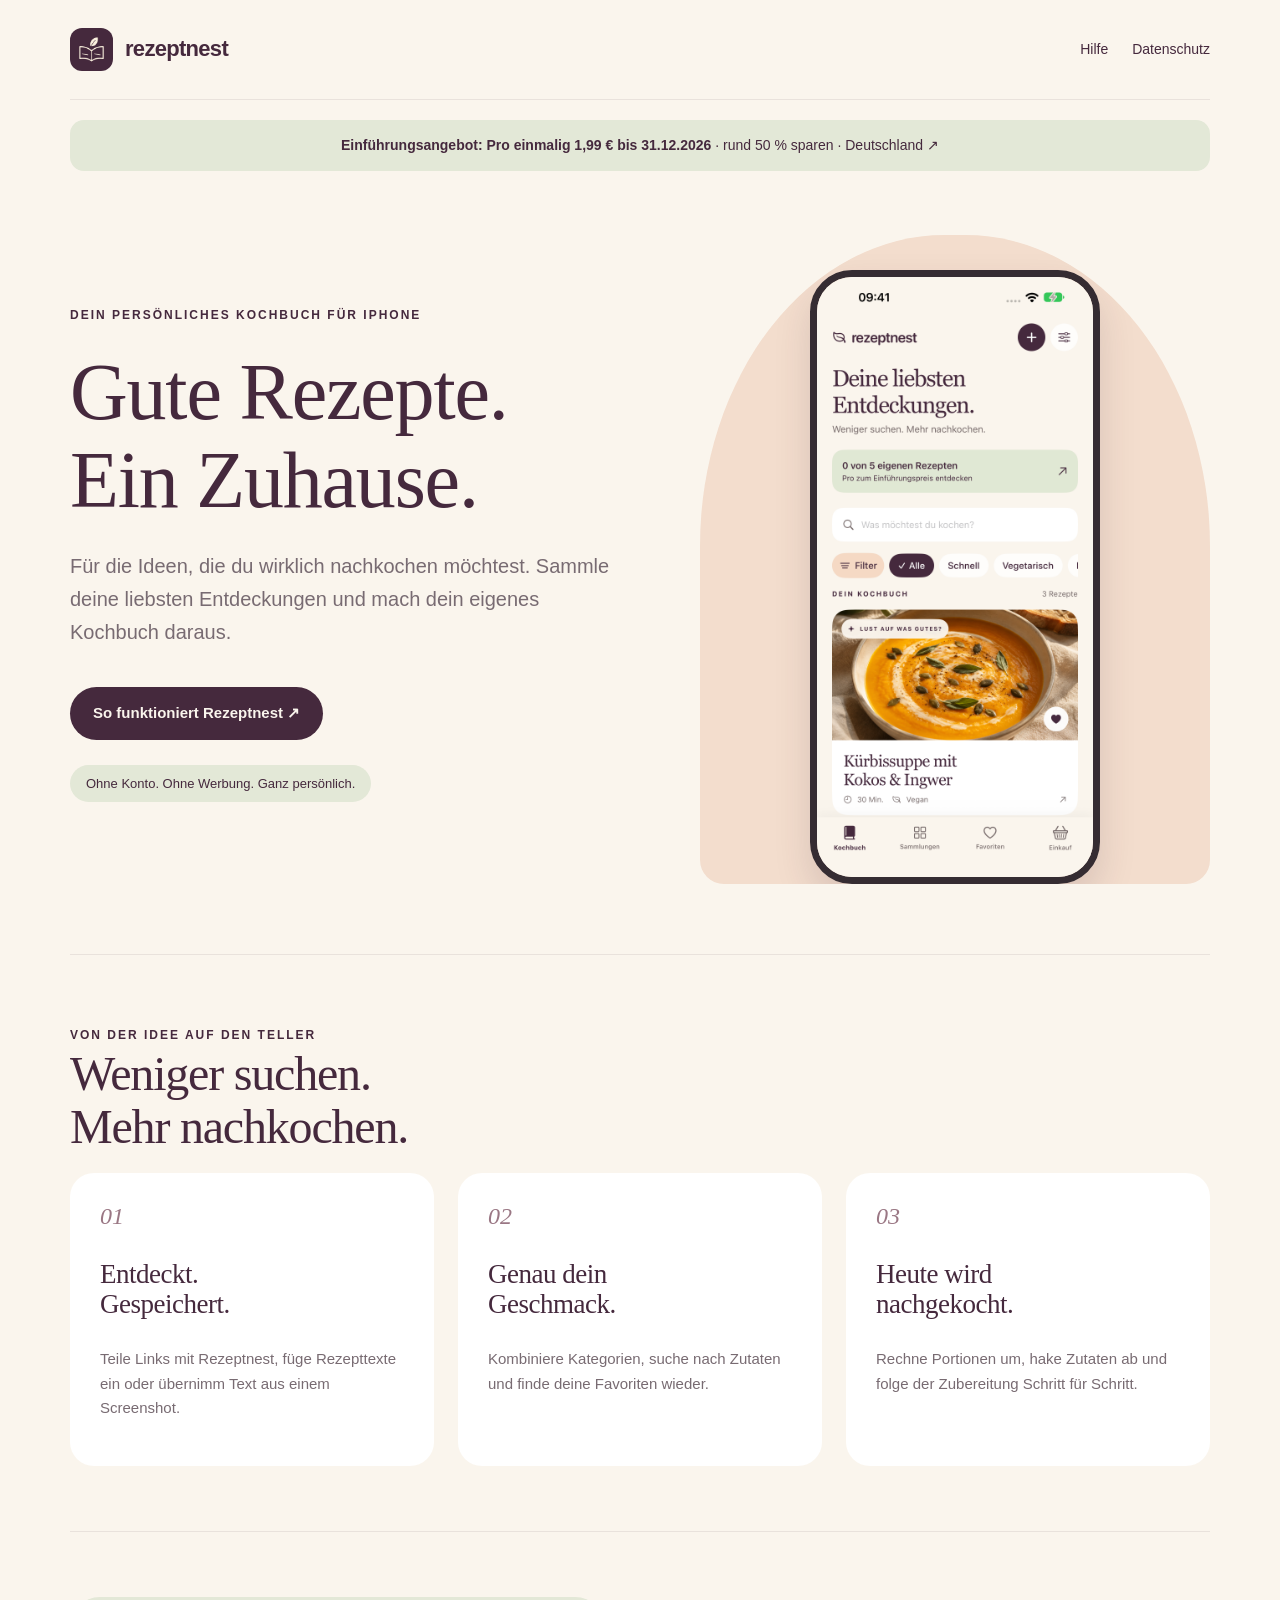
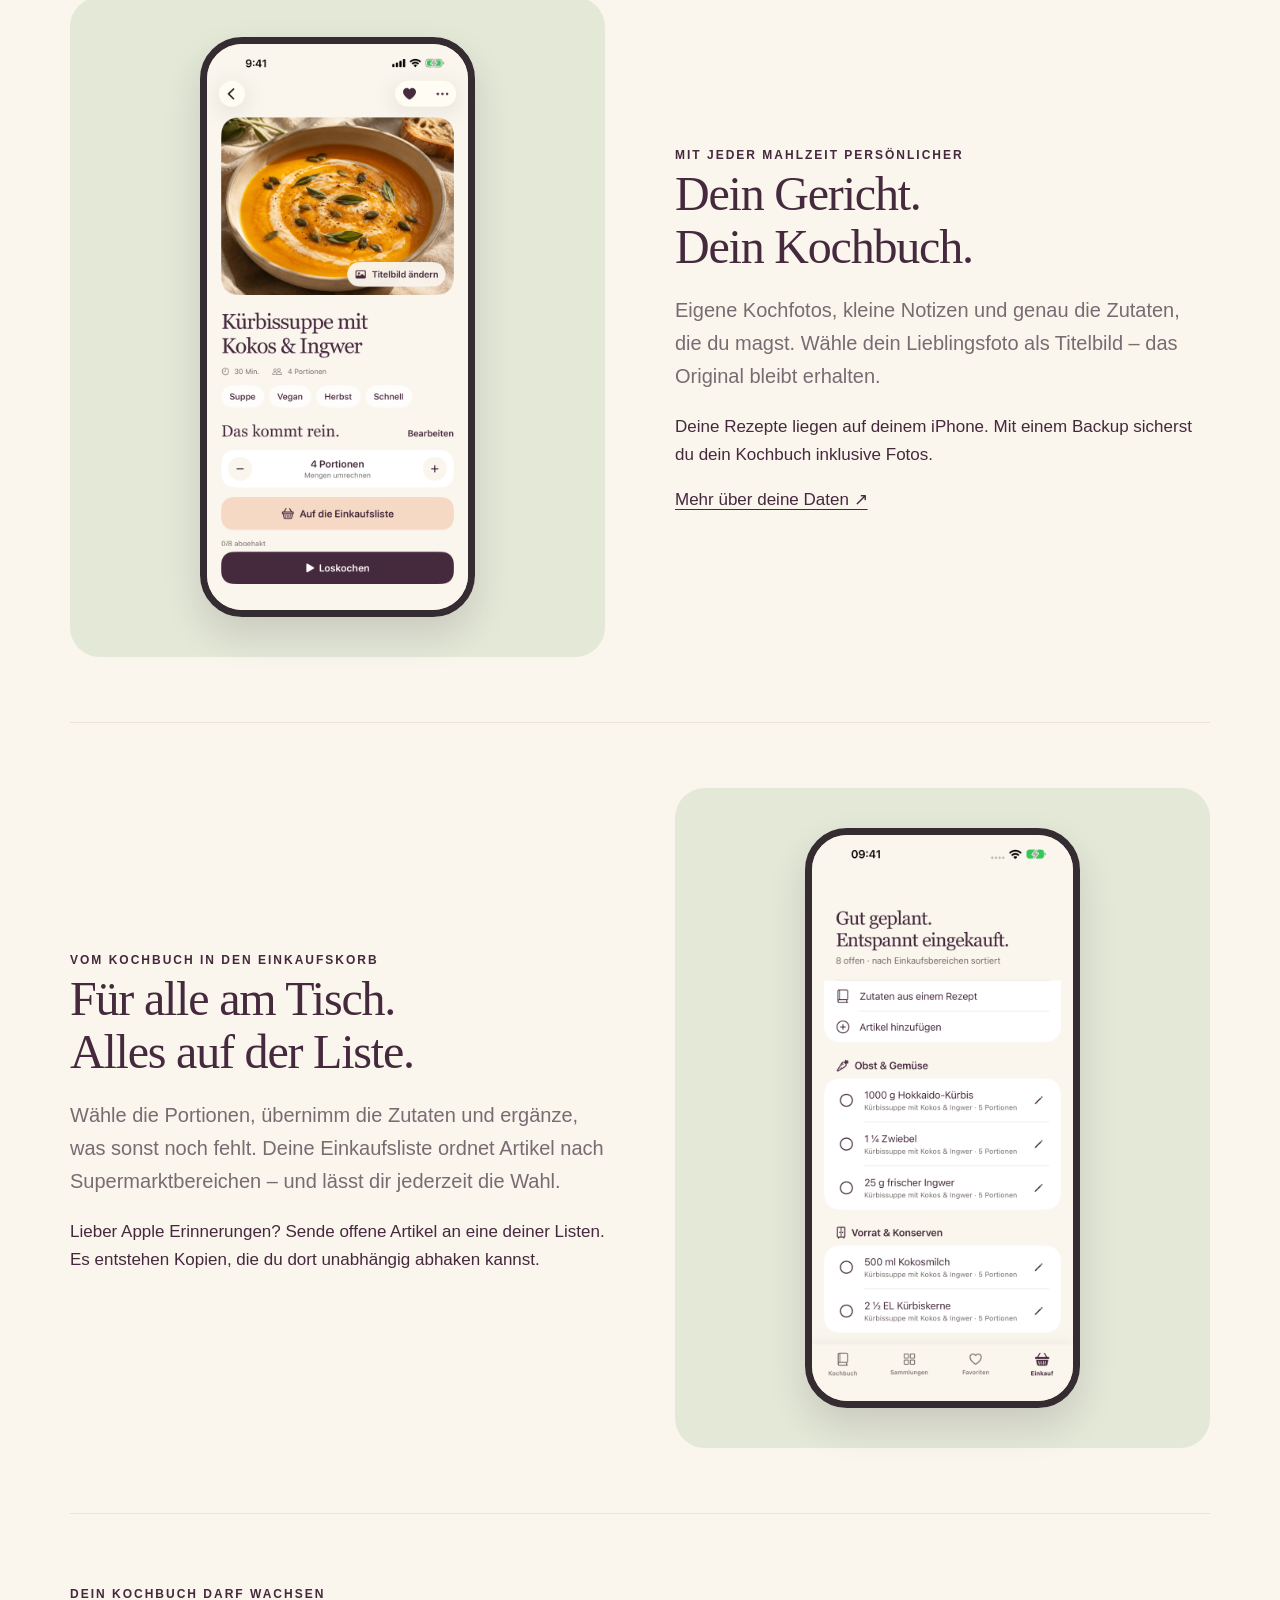
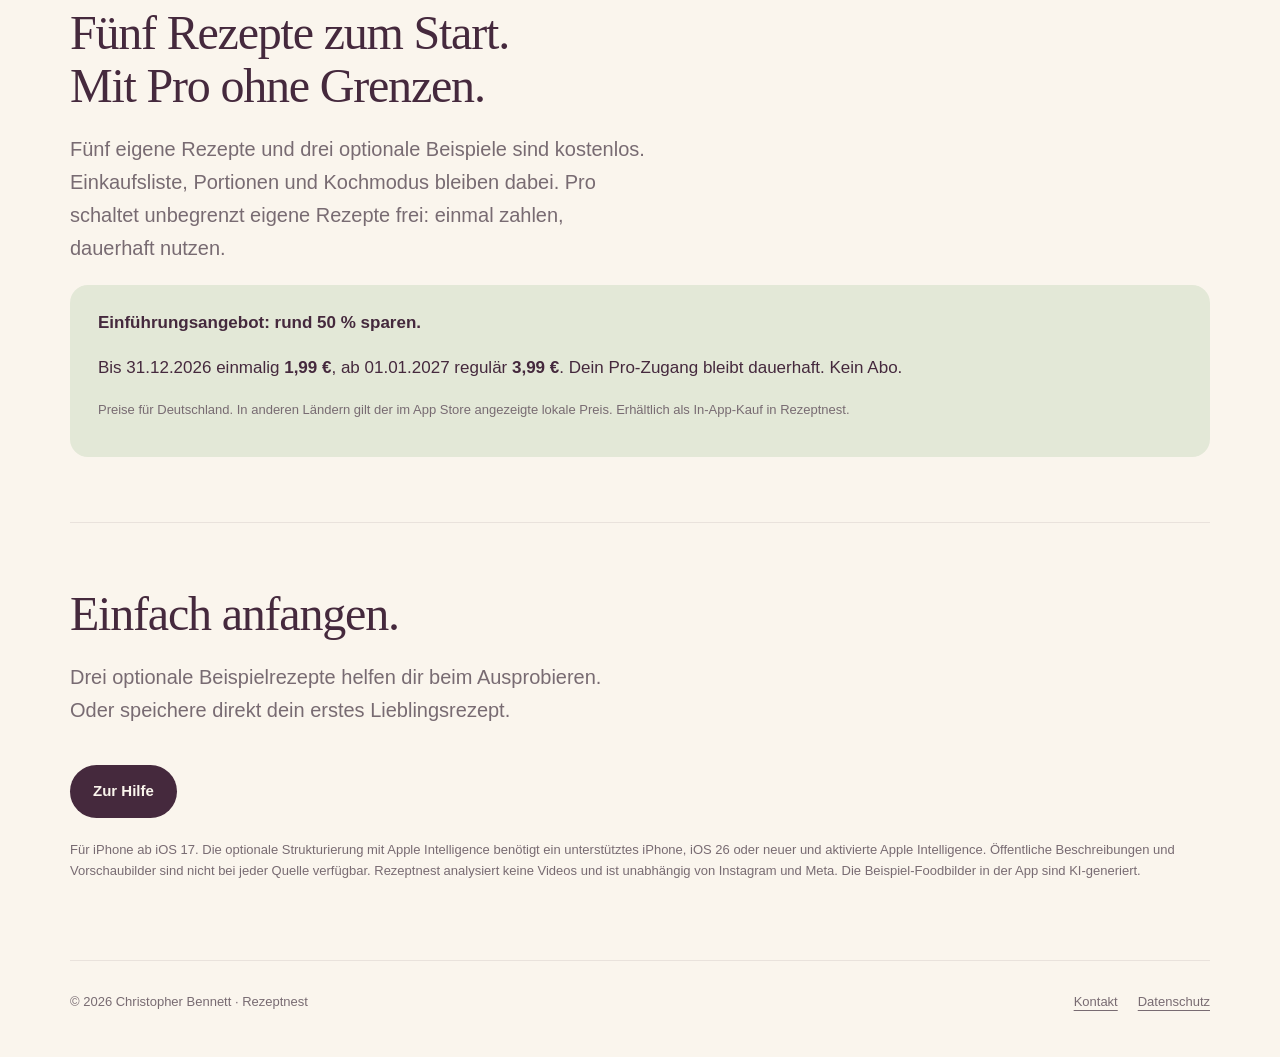
<file: index.html>
<!doctype html><html lang="de"><head><meta charset="utf-8"><meta name="viewport" content="width=device-width,initial-scale=1"><meta name="description" content="Gute Rezepte. Ein Zuhause. Rezeptnest für iPhone: Rezepte sammeln, wiederfinden und Schritt für Schritt nachkochen."><meta name="theme-color" content="#faf5ed"><title>Dein persönliches Kochbuch · Rezeptnest</title><link rel="icon" href="assets/icon.png"><link rel="stylesheet" href="style.css?v=6"></head><body><div class="wrap"><header><a class="brand" href="index.html"><img src="assets/icon.png" alt="" width="43" height="43">rezeptnest</a><nav aria-label="Hauptnavigation"><a href="support.html">Hilfe</a><a href="privacy.html">Datenschutz</a></nav></header><aside class="launch-banner" id="launch-banner"><a href="#pro">Einführungsangebot: Pro einmalig 1,99 € bis 31.12.2026 <span>· rund 50 % sparen · Deutschland ↗</span></a></aside><main id="main"><section class="hero"><div><span class="eyebrow">Dein persönliches Kochbuch für iPhone</span><h1>Gute Rezepte.<br>Ein Zuhause.</h1><p class="lede">Für die Ideen, die du wirklich nachkochen möchtest. Sammle deine liebsten Entdeckungen und mach dein eigenes Kochbuch daraus.</p><a class="button" href="support.html">So funktioniert Rezeptnest ↗</a><p><span class="pill">Ohne Konto. Ohne Werbung. Ganz persönlich.</span></p></div><div class="hero-art"><img class="phone" src="assets/library.png" width="1320" height="2868" alt="Rezeptnest-Kochbuch mit Kürbissuppe, Zitronenpasta und Salat"></div></section><section class="section"><span class="eyebrow">Von der Idee auf den Teller</span><h2>Weniger suchen.<br>Mehr nachkochen.</h2><div class="cards"><article class="card"><span class="number">01</span><h3>Entdeckt.<br>Gespeichert.</h3><p>Teile Links mit Rezeptnest, füge Rezepttexte ein oder übernimm Text aus einem Screenshot.</p></article><article class="card"><span class="number">02</span><h3>Genau dein<br>Geschmack.</h3><p>Kombiniere Kategorien, suche nach Zutaten und finde deine Favoriten wieder.</p></article><article class="card"><span class="number">03</span><h3>Heute wird<br>nachgekocht.</h3><p>Rechne Portionen um, hake Zutaten ab und folge der Zubereitung Schritt für Schritt.</p></article></div></section><section class="section feature"><div class="tinted"><img class="phone" src="assets/recipe.png" width="1320" height="2868" loading="lazy" alt="Rezeptansicht mit Titelbildauswahl, Portionen und bearbeitbarer Zutatenliste"></div><div><span class="eyebrow">Mit jeder Mahlzeit persönlicher</span><h2>Dein Gericht.<br>Dein Kochbuch.</h2><p class="lede">Eigene Kochfotos, kleine Notizen und genau die Zutaten, die du magst. Wähle dein Lieblingsfoto als Titelbild – das Original bleibt erhalten.</p><p>Deine Rezepte liegen auf deinem iPhone. Mit einem Backup sicherst du dein Kochbuch inklusive Fotos.</p><a href="privacy.html">Mehr über deine Daten ↗</a></div></section><section class="section feature"><div><span class="eyebrow">Vom Kochbuch in den Einkaufskorb</span><h2>Für alle am Tisch.<br>Alles auf der Liste.</h2><p class="lede">Wähle die Portionen, übernimm die Zutaten und ergänze, was sonst noch fehlt. Deine Einkaufsliste ordnet Artikel nach Supermarktbereichen – und lässt dir jederzeit die Wahl.</p><p>Lieber Apple Erinnerungen? Sende offene Artikel an eine deiner Listen. Es entstehen Kopien, die du dort unabhängig abhaken kannst.</p></div><div class="tinted"><img class="phone" src="assets/shopping.png" width="1320" height="2868" loading="lazy" alt="Einkaufsliste mit Zutaten nach Supermarktbereichen"></div></section><section class="section offer" id="pro"><span class="eyebrow">Dein Kochbuch darf wachsen</span><h2>Fünf Rezepte zum Start.<br>Mit Pro ohne Grenzen.</h2><p class="lede">Fünf eigene Rezepte und drei optionale Beispiele sind kostenlos. Einkaufsliste, Portionen und Kochmodus bleiben dabei. Pro schaltet unbegrenzt eigene Rezepte frei: einmal zahlen, dauerhaft nutzen.</p><div id="launch-offer" class="note"><strong>Einführungsangebot: rund 50 % sparen.</strong><p>Bis 31.12.2026 einmalig <strong>1,99 €</strong>, ab 01.01.2027 regulär <strong>3,99 €</strong>. Dein Pro-Zugang bleibt dauerhaft. Kein Abo.</p><p class="fineprint">Preise für Deutschland. In anderen Ländern gilt der im App Store angezeigte lokale Preis. Erhältlich als In-App-Kauf in Rezeptnest.</p></div><div id="regular-price" class="note" hidden><strong>Rezeptnest Pro: einmalig 3,99 € in Deutschland.</strong><p>Kein Abo. In anderen Ländern gilt der lokale App-Store-Preis.</p></div></section><section class="section"><h2>Einfach anfangen.</h2><p class="lede">Drei optionale Beispielrezepte helfen dir beim Ausprobieren. Oder speichere direkt dein erstes Lieblingsrezept.</p><a class="button" href="support.html">Zur Hilfe</a><p class="fineprint">Für iPhone ab iOS 17. Die optionale Strukturierung mit Apple Intelligence benötigt ein unterstütztes iPhone, iOS 26 oder neuer und aktivierte Apple Intelligence. Öffentliche Beschreibungen und Vorschaubilder sind nicht bei jeder Quelle verfügbar. Rezeptnest analysiert keine Videos und ist unabhängig von Instagram und Meta. Die Beispiel-Foodbilder in der App sind KI-generiert.</p></section></main><footer><span>© 2026 Christopher Bennett · Rezeptnest</span><div><a href="support.html#kontakt">Kontakt</a><a href="privacy.html">Datenschutz</a></div></footer></div><script src="offer.js?v=6"></script></body></html>
</file>
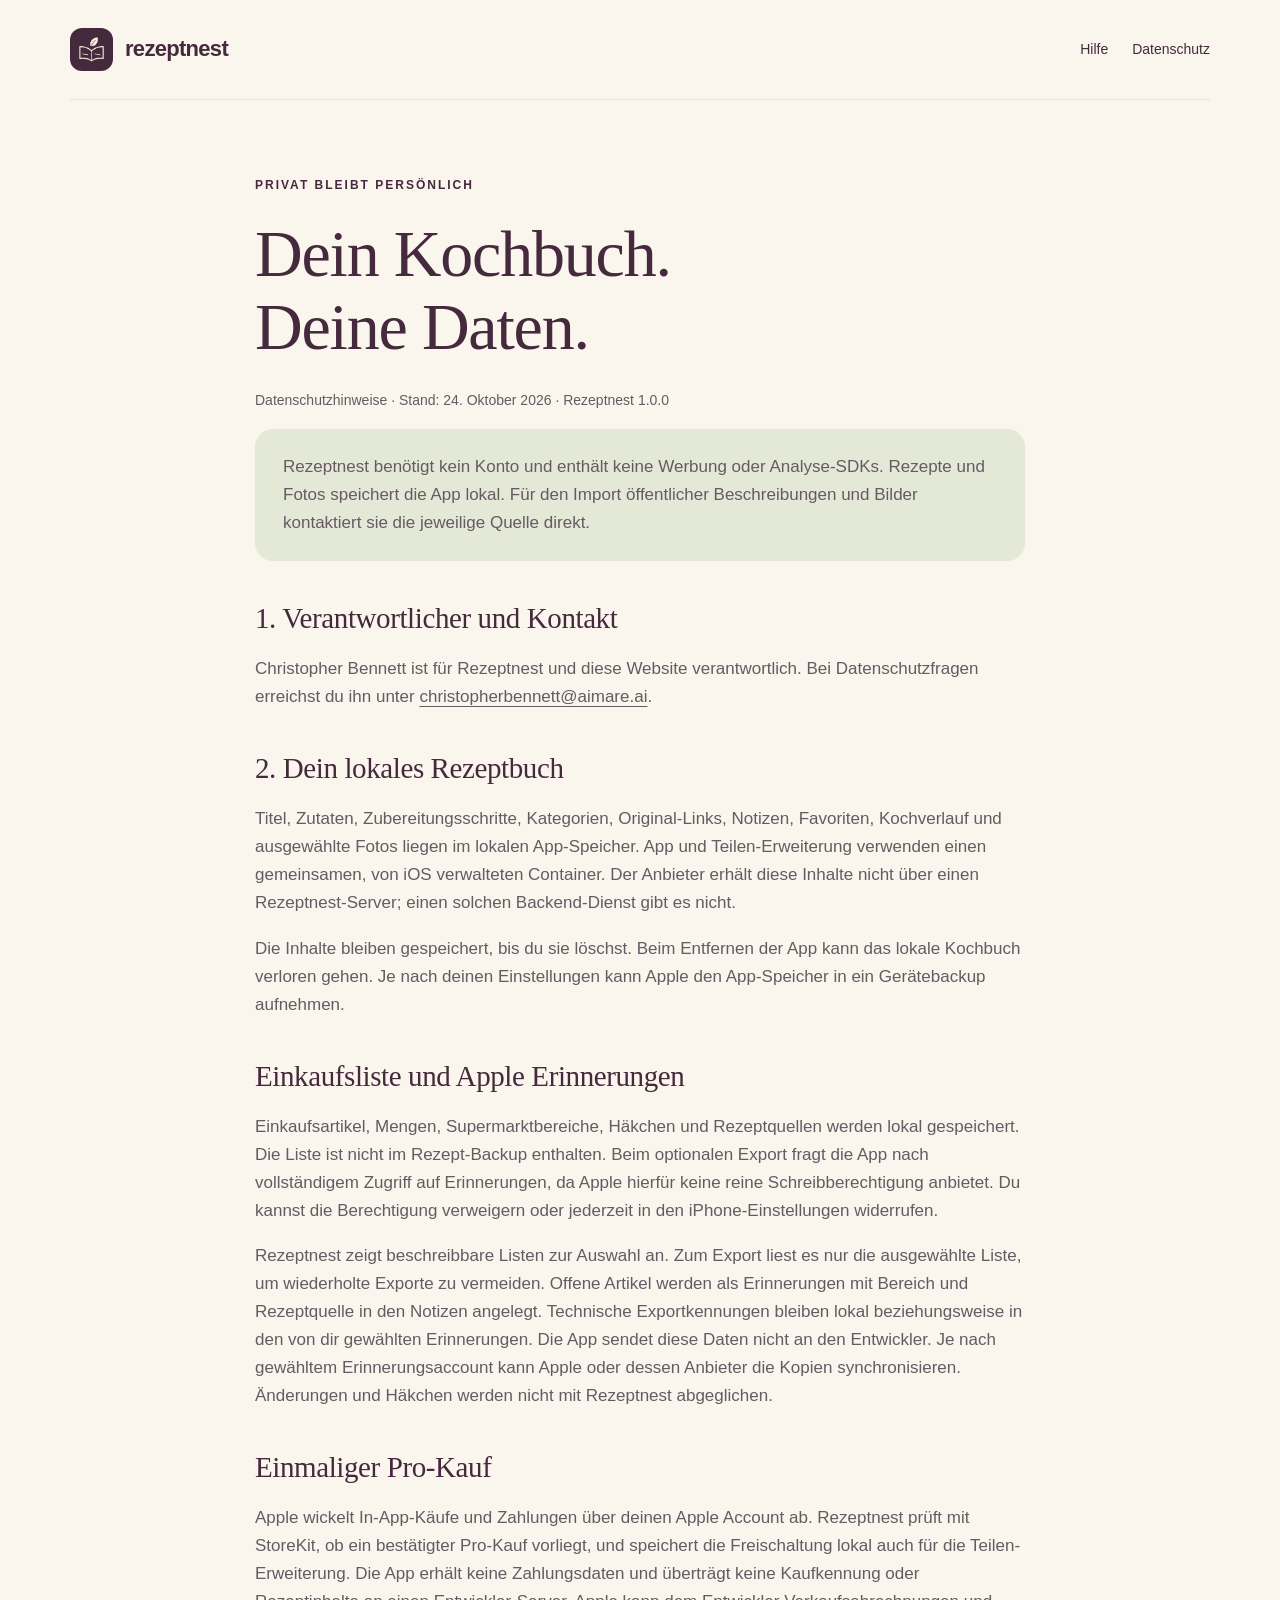
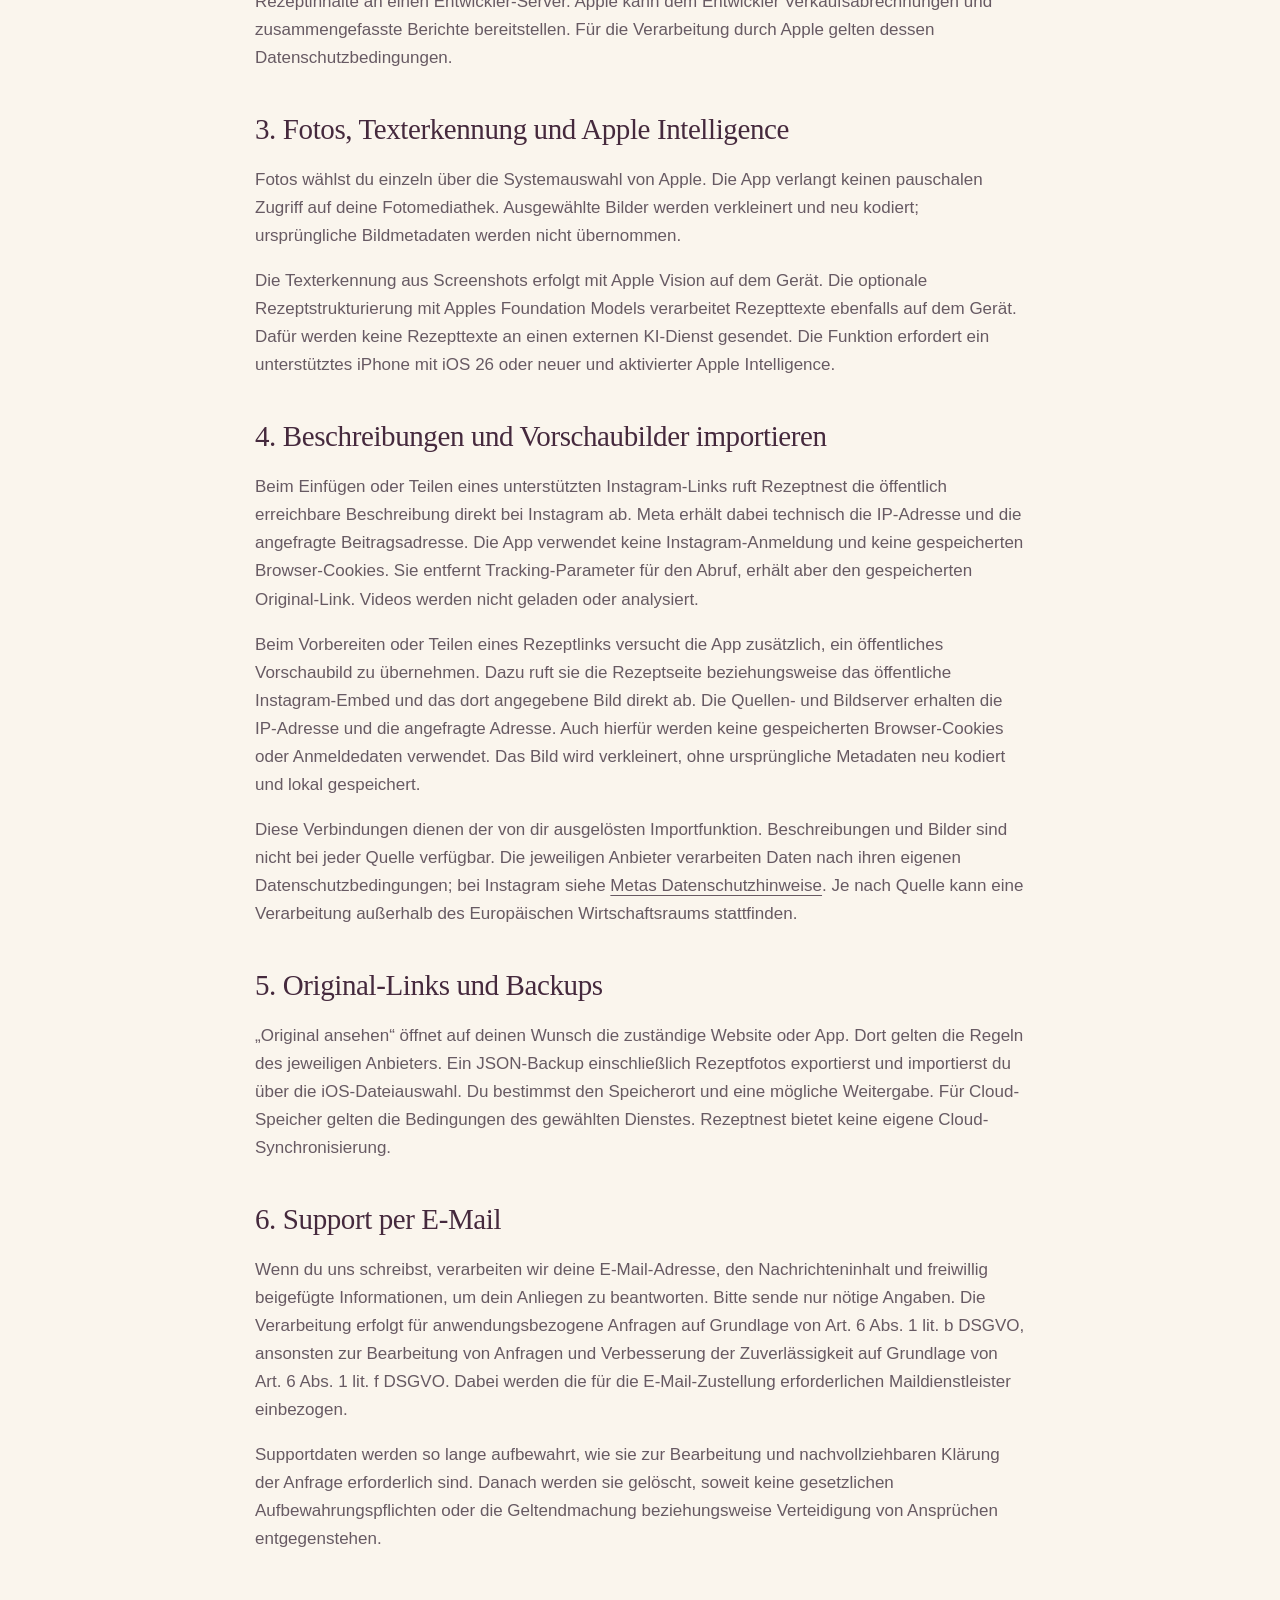
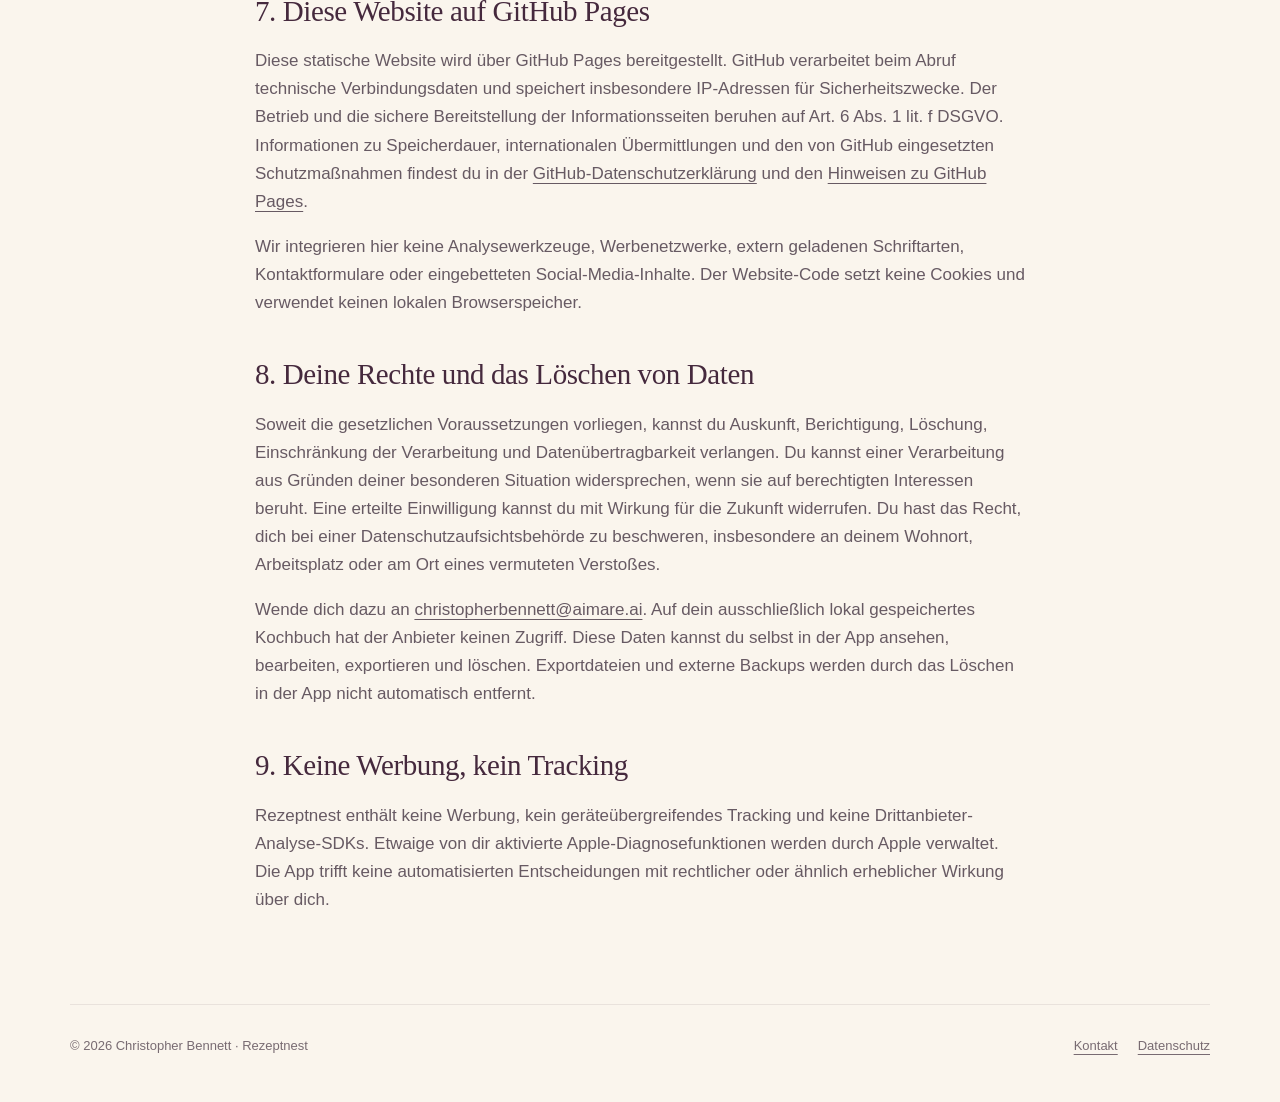
<file: privacy.html>
<!doctype html><html lang="de"><head><meta charset="utf-8"><meta name="viewport" content="width=device-width,initial-scale=1"><meta name="description" content="Informationen zur lokalen Speicherung, Importen, Apple Intelligence, Fotos, Backups und dem Rezeptnest-Support."><meta name="theme-color" content="#faf5ed"><title>Datenschutz · Rezeptnest</title><link rel="icon" href="assets/icon.png"><link rel="stylesheet" href="style.css?v=6"></head><body><div class="wrap"><header><a class="brand" href="index.html"><img src="assets/icon.png" alt="" width="43" height="43">rezeptnest</a><nav aria-label="Hauptnavigation"><a href="support.html">Hilfe</a><a href="privacy.html">Datenschutz</a></nav></header><main id="main"><article class="prose"><span class="eyebrow">Privat bleibt persönlich</span><h1>Dein Kochbuch.<br>Deine Daten.</h1><p class="updated">Datenschutzhinweise · Stand: 24. Oktober 2026 · Rezeptnest 1.0.0</p><p class="note">Rezeptnest benötigt kein Konto und enthält keine Werbung oder Analyse-SDKs. Rezepte und Fotos speichert die App lokal. Für den Import öffentlicher Beschreibungen und Bilder kontaktiert sie die jeweilige Quelle direkt.</p>
<h2>1. Verantwortlicher und Kontakt</h2><p>Christopher Bennett ist für Rezeptnest und diese Website verantwortlich. Bei Datenschutzfragen erreichst du ihn unter <a href="mailto:christopherbennett@aimare.ai">christopherbennett@aimare.ai</a>.</p>
<h2>2. Dein lokales Rezeptbuch</h2><p>Titel, Zutaten, Zubereitungsschritte, Kategorien, Original-Links, Notizen, Favoriten, Kochverlauf und ausgewählte Fotos liegen im lokalen App-Speicher. App und Teilen-Erweiterung verwenden einen gemeinsamen, von iOS verwalteten Container. Der Anbieter erhält diese Inhalte nicht über einen Rezeptnest-Server; einen solchen Backend-Dienst gibt es nicht.</p><p>Die Inhalte bleiben gespeichert, bis du sie löschst. Beim Entfernen der App kann das lokale Kochbuch verloren gehen. Je nach deinen Einstellungen kann Apple den App-Speicher in ein Gerätebackup aufnehmen.</p>
<h2>Einkaufsliste und Apple Erinnerungen</h2><p>Einkaufsartikel, Mengen, Supermarktbereiche, Häkchen und Rezeptquellen werden lokal gespeichert. Die Liste ist nicht im Rezept-Backup enthalten. Beim optionalen Export fragt die App nach vollständigem Zugriff auf Erinnerungen, da Apple hierfür keine reine Schreibberechtigung anbietet. Du kannst die Berechtigung verweigern oder jederzeit in den iPhone-Einstellungen widerrufen.</p><p>Rezeptnest zeigt beschreibbare Listen zur Auswahl an. Zum Export liest es nur die ausgewählte Liste, um wiederholte Exporte zu vermeiden. Offene Artikel werden als Erinnerungen mit Bereich und Rezeptquelle in den Notizen angelegt. Technische Exportkennungen bleiben lokal beziehungsweise in den von dir gewählten Erinnerungen. Die App sendet diese Daten nicht an den Entwickler. Je nach gewähltem Erinnerungsaccount kann Apple oder dessen Anbieter die Kopien synchronisieren. Änderungen und Häkchen werden nicht mit Rezeptnest abgeglichen.</p><h2>Einmaliger Pro-Kauf</h2><p>Apple wickelt In-App-Käufe und Zahlungen über deinen Apple Account ab. Rezeptnest prüft mit StoreKit, ob ein bestätigter Pro-Kauf vorliegt, und speichert die Freischaltung lokal auch für die Teilen-Erweiterung. Die App erhält keine Zahlungsdaten und überträgt keine Kaufkennung oder Rezeptinhalte an einen Entwickler-Server. Apple kann dem Entwickler Verkaufsabrechnungen und zusammengefasste Berichte bereitstellen. Für die Verarbeitung durch Apple gelten dessen Datenschutzbedingungen.</p><h2>3. Fotos, Texterkennung und Apple Intelligence</h2><p>Fotos wählst du einzeln über die Systemauswahl von Apple. Die App verlangt keinen pauschalen Zugriff auf deine Fotomediathek. Ausgewählte Bilder werden verkleinert und neu kodiert; ursprüngliche Bildmetadaten werden nicht übernommen.</p><p>Die Texterkennung aus Screenshots erfolgt mit Apple Vision auf dem Gerät. Die optionale Rezeptstrukturierung mit Apples Foundation Models verarbeitet Rezepttexte ebenfalls auf dem Gerät. Dafür werden keine Rezepttexte an einen externen KI-Dienst gesendet. Die Funktion erfordert ein unterstütztes iPhone mit iOS 26 oder neuer und aktivierter Apple Intelligence.</p>
<h2>4. Beschreibungen und Vorschaubilder importieren</h2><p>Beim Einfügen oder Teilen eines unterstützten Instagram-Links ruft Rezeptnest die öffentlich erreichbare Beschreibung direkt bei Instagram ab. Meta erhält dabei technisch die IP-Adresse und die angefragte Beitragsadresse. Die App verwendet keine Instagram-Anmeldung und keine gespeicherten Browser-Cookies. Sie entfernt Tracking-Parameter für den Abruf, erhält aber den gespeicherten Original-Link. Videos werden nicht geladen oder analysiert.</p><p>Beim Vorbereiten oder Teilen eines Rezeptlinks versucht die App zusätzlich, ein öffentliches Vorschaubild zu übernehmen. Dazu ruft sie die Rezeptseite beziehungsweise das öffentliche Instagram-Embed und das dort angegebene Bild direkt ab. Die Quellen- und Bildserver erhalten die IP-Adresse und die angefragte Adresse. Auch hierfür werden keine gespeicherten Browser-Cookies oder Anmeldedaten verwendet. Das Bild wird verkleinert, ohne ursprüngliche Metadaten neu kodiert und lokal gespeichert.</p><p>Diese Verbindungen dienen der von dir ausgelösten Importfunktion. Beschreibungen und Bilder sind nicht bei jeder Quelle verfügbar. Die jeweiligen Anbieter verarbeiten Daten nach ihren eigenen Datenschutzbedingungen; bei Instagram siehe <a href="https://privacycenter.instagram.com/policy/">Metas Datenschutzhinweise</a>. Je nach Quelle kann eine Verarbeitung außerhalb des Europäischen Wirtschaftsraums stattfinden.</p>
<h2>5. Original-Links und Backups</h2><p>„Original ansehen“ öffnet auf deinen Wunsch die zuständige Website oder App. Dort gelten die Regeln des jeweiligen Anbieters. Ein JSON-Backup einschließlich Rezeptfotos exportierst und importierst du über die iOS-Dateiauswahl. Du bestimmst den Speicherort und eine mögliche Weitergabe. Für Cloud-Speicher gelten die Bedingungen des gewählten Dienstes. Rezeptnest bietet keine eigene Cloud-Synchronisierung.</p>
<h2>6. Support per E-Mail</h2><p>Wenn du uns schreibst, verarbeiten wir deine E-Mail-Adresse, den Nachrichteninhalt und freiwillig beigefügte Informationen, um dein Anliegen zu beantworten. Bitte sende nur nötige Angaben. Die Verarbeitung erfolgt für anwendungsbezogene Anfragen auf Grundlage von Art. 6 Abs. 1 lit. b DSGVO, ansonsten zur Bearbeitung von Anfragen und Verbesserung der Zuverlässigkeit auf Grundlage von Art. 6 Abs. 1 lit. f DSGVO. Dabei werden die für die E-Mail-Zustellung erforderlichen Maildienstleister einbezogen.</p><p>Supportdaten werden so lange aufbewahrt, wie sie zur Bearbeitung und nachvollziehbaren Klärung der Anfrage erforderlich sind. Danach werden sie gelöscht, soweit keine gesetzlichen Aufbewahrungspflichten oder die Geltendmachung beziehungsweise Verteidigung von Ansprüchen entgegenstehen.</p>
<h2>7. Diese Website auf GitHub Pages</h2><p>Diese statische Website wird über GitHub Pages bereitgestellt. GitHub verarbeitet beim Abruf technische Verbindungsdaten und speichert insbesondere IP-Adressen für Sicherheitszwecke. Der Betrieb und die sichere Bereitstellung der Informationsseiten beruhen auf Art. 6 Abs. 1 lit. f DSGVO. Informationen zu Speicherdauer, internationalen Übermittlungen und den von GitHub eingesetzten Schutzmaßnahmen findest du in der <a href="https://docs.github.com/en/site-policy/privacy-policies/github-general-privacy-statement">GitHub-Datenschutzerklärung</a> und den <a href="https://docs.github.com/en/pages/getting-started-with-github-pages/what-is-github-pages#data-collection">Hinweisen zu GitHub Pages</a>.</p><p>Wir integrieren hier keine Analysewerkzeuge, Werbenetzwerke, extern geladenen Schriftarten, Kontaktformulare oder eingebetteten Social-Media-Inhalte. Der Website-Code setzt keine Cookies und verwendet keinen lokalen Browserspeicher.</p>
<h2>8. Deine Rechte und das Löschen von Daten</h2><p>Soweit die gesetzlichen Voraussetzungen vorliegen, kannst du Auskunft, Berichtigung, Löschung, Einschränkung der Verarbeitung und Datenübertragbarkeit verlangen. Du kannst einer Verarbeitung aus Gründen deiner besonderen Situation widersprechen, wenn sie auf berechtigten Interessen beruht. Eine erteilte Einwilligung kannst du mit Wirkung für die Zukunft widerrufen. Du hast das Recht, dich bei einer Datenschutzaufsichtsbehörde zu beschweren, insbesondere an deinem Wohnort, Arbeitsplatz oder am Ort eines vermuteten Verstoßes.</p><p>Wende dich dazu an <a href="mailto:christopherbennett@aimare.ai">christopherbennett@aimare.ai</a>. Auf dein ausschließlich lokal gespeichertes Kochbuch hat der Anbieter keinen Zugriff. Diese Daten kannst du selbst in der App ansehen, bearbeiten, exportieren und löschen. Exportdateien und externe Backups werden durch das Löschen in der App nicht automatisch entfernt.</p>
<h2>9. Keine Werbung, kein Tracking</h2><p>Rezeptnest enthält keine Werbung, kein geräteübergreifendes Tracking und keine Drittanbieter-Analyse-SDKs. Etwaige von dir aktivierte Apple-Diagnosefunktionen werden durch Apple verwaltet. Die App trifft keine automatisierten Entscheidungen mit rechtlicher oder ähnlich erheblicher Wirkung über dich.</p></article></main><footer><span>© 2026 Christopher Bennett · Rezeptnest</span><div><a href="support.html#kontakt">Kontakt</a><a href="privacy.html">Datenschutz</a></div></footer></div></body></html>
</file>
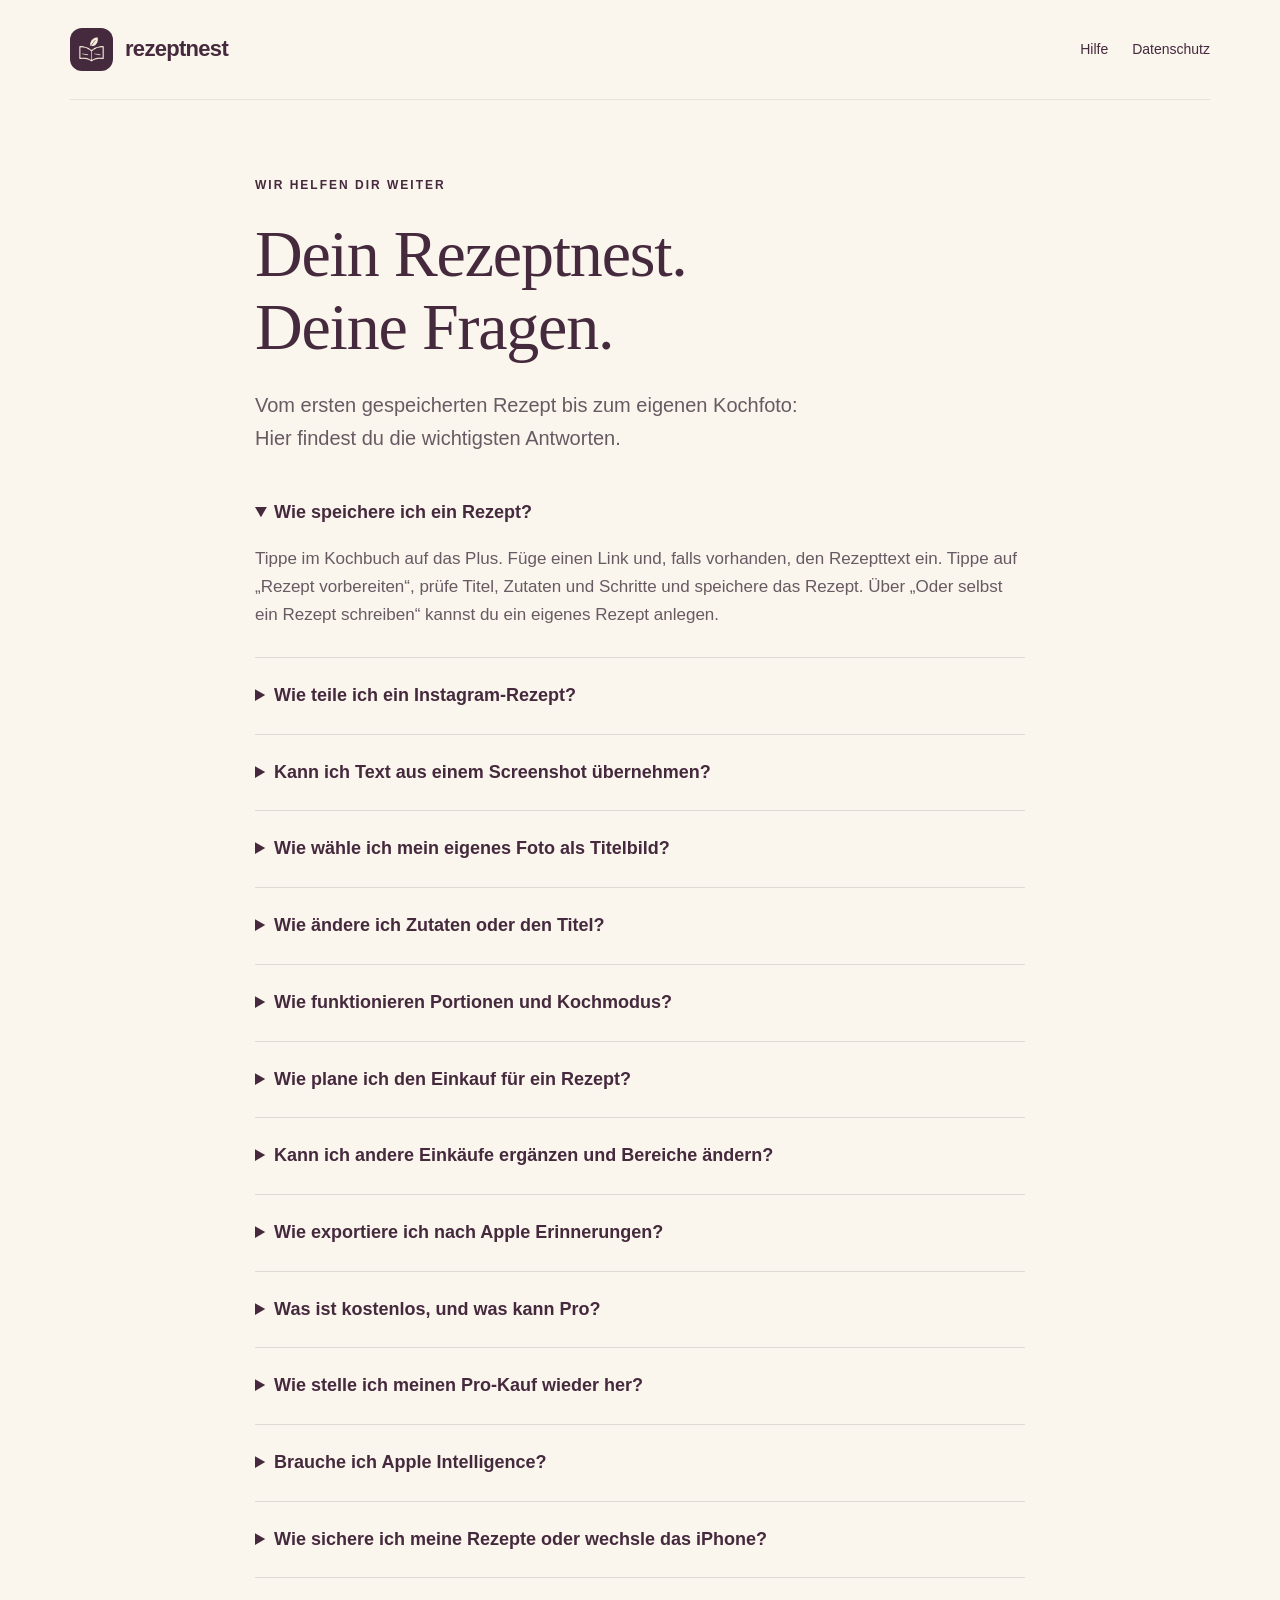
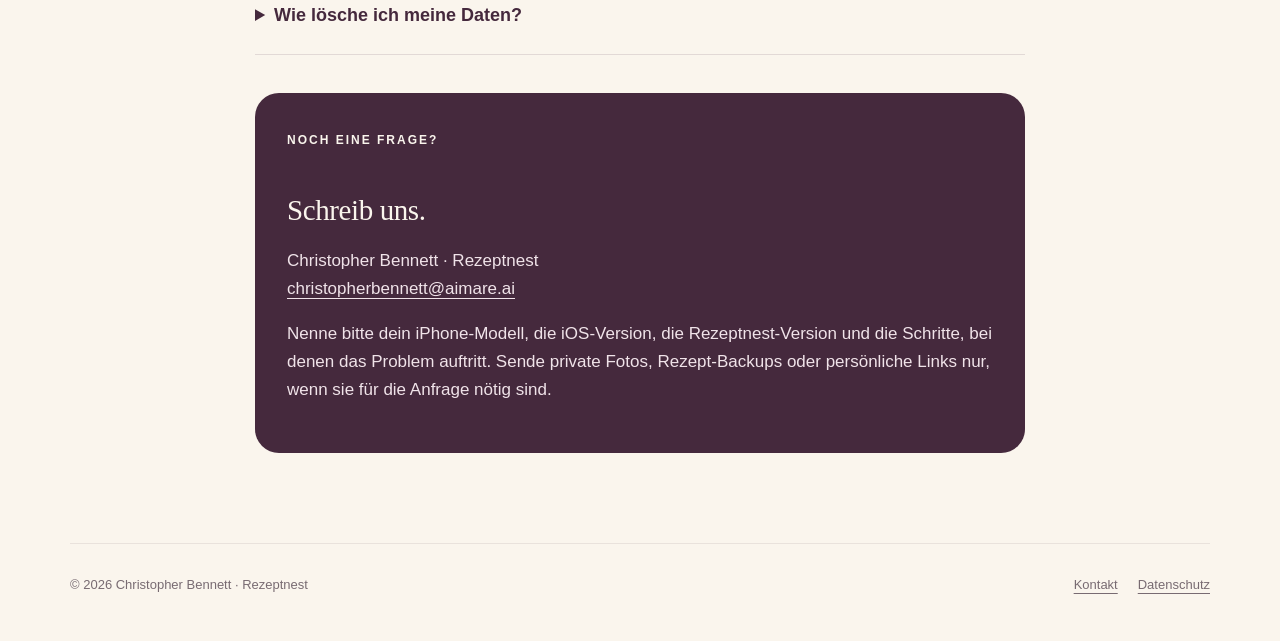
<file: support.html>
<!doctype html><html lang="de"><head><meta charset="utf-8"><meta name="viewport" content="width=device-width,initial-scale=1"><meta name="description" content="Hilfe zu Rezeptimport, eigenen Kochfotos, Zutaten, Portionen und Backups. Kontakt zum Rezeptnest-Support."><meta name="theme-color" content="#faf5ed"><title>Hilfe & Kontakt · Rezeptnest</title><link rel="icon" href="assets/icon.png"><link rel="stylesheet" href="style.css?v=6"></head><body><div class="wrap"><header><a class="brand" href="index.html"><img src="assets/icon.png" alt="" width="43" height="43">rezeptnest</a><nav aria-label="Hauptnavigation"><a href="support.html">Hilfe</a><a href="privacy.html">Datenschutz</a></nav></header><main id="main"><article class="prose"><span class="eyebrow">Wir helfen dir weiter</span><h1>Dein Rezeptnest.<br>Deine Fragen.</h1><p class="lede">Vom ersten gespeicherten Rezept bis zum eigenen Kochfoto: Hier findest du die wichtigsten Antworten.</p>
<details open><summary>Wie speichere ich ein Rezept?</summary><p>Tippe im Kochbuch auf das Plus. Füge einen Link und, falls vorhanden, den Rezepttext ein. Tippe auf „Rezept vorbereiten“, prüfe Titel, Zutaten und Schritte und speichere das Rezept. Über „Oder selbst ein Rezept schreiben“ kannst du ein eigenes Rezept anlegen.</p></details>
<details><summary>Wie teile ich ein Instagram-Rezept?</summary><p>Öffne beim Reel das Teilen-Menü und danach die iOS-Teilen-Auswahl. Wähle Rezeptnest, gegebenenfalls unter „Mehr“. Bei öffentlichen Instagram-Beiträgen versucht die App, die verfügbare Beschreibung und ein Vorschaubild zu übernehmen. Du kannst den Text bearbeiten, Kategorien wählen und das Rezept speichern.</p><p>Private, gesperrte oder eingeschränkte Beiträge liefern möglicherweise keinen Text oder kein Bild. Ergänze dann den Rezepttext selbst oder importiere einen Screenshot. Der Link kann auch als Idee gespeichert werden. Videos werden nicht heruntergeladen oder analysiert.</p></details>
<details><summary>Kann ich Text aus einem Screenshot übernehmen?</summary><p>Ja. Wähle beim Hinzufügen „Text aus Screenshot übernehmen“ und anschließend das gewünschte Bild. Die Texterkennung arbeitet direkt auf deinem iPhone. Gut lesbarer, scharfer Text liefert die besten Ergebnisse. Prüfe Mengen und Schritte vor dem Speichern.</p></details>
<details><summary>Wie wähle ich mein eigenes Foto als Titelbild?</summary><p>Öffne ein Rezept und tippe auf „Titelbild ändern“. Wähle das Originalbild, ein vorhandenes Kochfoto oder „Neues Foto auswählen“. Mit „Speichern“ erscheint das gewählte Foto im Rezept und in deiner Übersicht. Das Original bleibt auswählbar. Wird das gewählte Kochfoto gelöscht, verwendet die App wieder das Original oder einen Platzhalter.</p></details>
<details><summary>Wie ändere ich Zutaten oder den Titel?</summary><p>Tippe neben „Das kommt rein.“ auf „Bearbeiten“. Du kannst Zutaten hinzufügen, ändern oder löschen. Der Editor zeigt die Mengen für die ursprünglich gespeicherte Portionenzahl. Nach dem Speichern werden vorhandene Häkchen zurückgesetzt.</p><p>Den Titel findest du über das Rezeptmenü „…“ im Rezepteditor. Tippe in das Titelfeld; mit dem × kannst du es vollständig leeren und neu eingeben. Das funktioniert auch beim Teilen nach Rezeptnest.</p></details>
<details><summary>Wie funktionieren Portionen und Kochmodus?</summary><p>Mit − und + stellst du die Portionen ein. Mengen mit einer Zahl am Zeilenanfang werden umgerechnet. Bitte prüfe Zutaten, deren Mengen nicht eindeutig erkannt werden. „Loskochen“ öffnet die Zubereitung Schritt für Schritt und hält den Bildschirm während des Kochmodus aktiv.</p></details>
<details><summary>Wie plane ich den Einkauf für ein Rezept?</summary><p>Öffne das Rezept und tippe auf „Auf die Einkaufsliste“. Wähle die gewünschte Portionenzahl und entferne Häkchen bei Zutaten, die du schon hast. Mit „Hinzufügen“ landen die ausgewählten, umgerechneten Mengen in deiner Liste. Du kannst auch im Tab „Einkauf“ ein Rezept auswählen.</p><p>Prüfe die Mengen vor dem Einkaufen. Die Liste speichert eine Kopie; spätere Rezeptänderungen verändern bereits hinzugefügte Artikel nicht. Zutaten aus mehreren Rezepten werden einzeln mit ihrer Herkunft angezeigt.</p></details>
<details><summary>Kann ich andere Einkäufe ergänzen und Bereiche ändern?</summary><p>Ja. Mit „Artikel hinzufügen“ fügst du Lebensmittel oder Haushaltsartikel hinzu. Die App schlägt einen Supermarktbereich vor; du kannst ihn im Artikel-Editor ändern. Tippe auf den Stift neben einem Artikel, um Text oder Bereich anzupassen. Hake Erledigtes ab und entferne es bei Bedarf.</p><p>Die Einkaufsliste liegt lokal auf dem Gerät und ist nicht im Rezept-Backup enthalten.</p></details>
<details><summary>Wie exportiere ich nach Apple Erinnerungen?</summary><p>Tippe in der Einkaufsliste auf „An Apple Erinnerungen senden“ und anschließend auf „Erinnerungslisten laden“. Erlaube den Zugriff und wähle eine vorhandene, beschreibbare Liste. Falls keine Liste verfügbar ist, lege zuerst eine in Apple Erinnerungen an.</p><p>Nur offene Artikel werden kopiert. Bereits an dieselbe Liste gesendete Artikel werden übersprungen. Supermarktbereich und Rezeptquelle stehen in den Notizen. Änderungen und Häkchen werden nicht zwischen den Apps synchronisiert. Du kannst Rezeptnest auch ohne Erinnerungszugriff nutzen.</p></details>
<details><summary>Was ist kostenlos, und was kann Pro?</summary><p>Du kannst fünf eigene Rezepte kostenlos speichern. Die drei Beispielrezepte zählen nicht zum Limit. Einkaufsliste, Portionen, Kochmodus und die Bearbeitung vorhandener Rezepte bleiben kostenlos. Rezeptnest Pro schaltet mit einem einmaligen Kauf unbegrenzt eigene Rezepte frei. Es gibt kein Abo.</p><p>Einführungsangebot für Deutschland: 1,99 € bis 31.12.2026, regulär 3,99 € ab 01.01.2027. Das entspricht rund 50 % Ersparnis. In anderen Ländern gilt der im App Store angezeigte lokale Preis. Ein während des Angebots gekaufter Pro-Zugang bleibt dauerhaft.</p></details>
<details><summary>Wie stelle ich meinen Pro-Kauf wieder her?</summary><p>Nutze auf dem iPhone denselben Apple Account wie beim Kauf. Öffne in Rezeptnest die Einstellungen, dann Rezeptnest Pro und „Käufe wiederherstellen“. Der Kauf stellt die Freischaltung wieder her; deine Rezepte überträgst du separat per Backup. Ein Backup mit mehr als fünf eigenen Rezepten benötigt Pro. Vorhandene Rezepte bleiben auch ohne Freischaltung lesbar und bearbeitbar.</p></details>
<details><summary>Brauche ich Apple Intelligence?</summary><p>Nein. Die App funktioniert ab iOS 17. Auf unterstützten iPhones mit iOS 26 oder neuer und aktivierter Apple Intelligence werden Rezepttexte zusätzlich direkt auf dem Gerät strukturiert. Ohne diese Funktion werden Überschriften wie „Zutaten“ und „Zubereitung“ zum Vorsortieren genutzt. Du kannst alle Angaben selbst bearbeiten.</p></details>
<details><summary>Wie sichere ich meine Rezepte oder wechsle das iPhone?</summary><p>Öffne die Einstellungen und wähle „Backup mit Fotos exportieren“. Bewahre die JSON-Datei an einem sicheren Ort auf. Auf dem anderen Gerät wählst du „Backup importieren“. Neue Rezepte werden hinzugefügt; bereits vorhandene Rezept-IDs werden nicht ersetzt. Es gibt keine eigene automatische Cloud-Synchronisierung.</p><p>Backups enthalten Rezepttexte, Links, Notizen und Fotos. Bewahre sie privat auf und exportiere ein Backup, bevor du die App löschst.</p></details>
<details><summary>Wie lösche ich meine Daten?</summary><p>Öffne ein Rezept, tippe auf „…“, wähle „Löschen“ und bestätige. Zugehörige Kochfotos werden ebenfalls entfernt. Einzelne Kochfotos kannst du in der Fotoansicht löschen. Exportierte Backups musst du separat entfernen. Beim Löschen der App kann das lokale Kochbuch verloren gehen.</p></details>
<section class="contact" id="kontakt"><span class="eyebrow">Noch eine Frage?</span><h2>Schreib uns.</h2><p>Christopher Bennett · Rezeptnest<br><a href="mailto:christopherbennett@aimare.ai">christopherbennett@aimare.ai</a></p><p>Nenne bitte dein iPhone-Modell, die iOS-Version, die Rezeptnest-Version und die Schritte, bei denen das Problem auftritt. Sende private Fotos, Rezept-Backups oder persönliche Links nur, wenn sie für die Anfrage nötig sind.</p></section></article></main><footer><span>© 2026 Christopher Bennett · Rezeptnest</span><div><a href="support.html#kontakt">Kontakt</a><a href="privacy.html">Datenschutz</a></div></footer></div></body></html>
</file>
<file: style.css>
:root{--cream:#faf5ed;--plum:#45293d;--muted:#786b72;--peach:#f3ddcd;--sage:#e3e8d7}*{box-sizing:border-box}html{scroll-behavior:smooth}body{margin:0;color:var(--plum);background:var(--cream);font:17px/1.65 -apple-system,BlinkMacSystemFont,"Segoe UI",sans-serif}a{color:inherit;text-underline-offset:4px}a:focus-visible,summary:focus-visible{outline:3px solid #946c88;outline-offset:5px;border-radius:4px}.wrap{width:min(1140px,calc(100% - 48px));margin:auto}header{display:flex;justify-content:space-between;align-items:center;gap:24px;padding:28px 0;border-bottom:1px solid #45293d18}.brand{display:flex;align-items:center;gap:12px;text-decoration:none;font-weight:700;font-size:22px;letter-spacing:-.7px}.brand img{width:43px;height:43px;border-radius:12px}nav{display:flex;gap:24px;font-size:14px}nav a{text-decoration:none}nav a:hover{text-decoration:underline}h1,h2,h3{font-family:Georgia,serif;font-weight:400;line-height:1.1;letter-spacing:-1.2px}h1{font-size:clamp(45px,6.5vw,80px);margin:20px 0 26px}h2{font-size:clamp(32px,4vw,48px);margin:0 0 20px}h3{font-size:27px;letter-spacing:-.5px}.eyebrow{font-size:12px;font-weight:650;letter-spacing:2px;text-transform:uppercase}.lede{font-size:20px;max-width:580px;color:var(--muted)}.hero{display:grid;grid-template-columns:1.1fr 1fr;align-items:center;gap:70px;padding:64px 0 70px}.hero-art{background:var(--peach);border-radius:48% 48% 24px 24px;padding:35px 35px 0;overflow:hidden;max-height:660px}.phone{display:block;width:100%;height:auto;max-width:290px;margin:auto;border:7px solid #352c32;border-radius:42px;box-shadow:0 18px 36px #45293d26}.pill{display:inline-block;background:var(--sage);border-radius:30px;padding:8px 16px;font-size:13px}.button{display:inline-block;background:var(--plum);color:var(--cream);padding:14px 23px;border-radius:100px;text-decoration:none;font-size:15px;font-weight:600;margin:18px 12px 8px 0}.button.light{background:white;color:var(--plum)}.section{padding:65px 0;border-top:1px solid #45293d18}.cards{display:grid;grid-template-columns:repeat(3,1fr);gap:24px}.card{padding:30px;border-radius:24px;background:#fff}.card .number{font:italic 24px Georgia;color:#9a7784}.card p{color:var(--muted);font-size:15px}.feature{display:grid;grid-template-columns:1fr 1fr;gap:70px;align-items:center}.feature .phone{max-height:580px;width:auto;max-width:100%}.tinted{background:var(--sage);padding:40px;border-radius:30px}.prose{max-width:770px;margin:70px auto 90px}.prose h1{font-size:clamp(42px,6vw,66px)}.prose h2{font-size:29px;letter-spacing:-.4px;margin-top:42px}.prose p,.prose li{color:#675a63}.prose strong{color:var(--plum)}.note{background:var(--sage);padding:24px 28px;border-radius:18px}.updated{font-size:14px;color:var(--muted)}details{padding:23px 0;border-bottom:1px solid #45293d22}summary{cursor:pointer;font-weight:650;font-size:18px}details p{margin-bottom:5px}.contact{background:var(--plum);color:var(--cream);padding:32px;border-radius:24px;margin-top:38px}.contact p{color:#f0e3e9}.contact a{overflow-wrap:anywhere}footer{padding:30px 0 45px;border-top:1px solid #45293d18;font-size:13px;color:var(--muted);display:flex;flex-wrap:wrap;justify-content:space-between;gap:20px}footer div{display:flex;gap:20px}.fineprint{font-size:13px;color:var(--muted)}@media(max-width:700px){.wrap{width:calc(100% - 36px)}header{padding:20px 0;align-items:flex-start}nav{gap:12px;font-size:12px;padding-top:10px}.brand{font-size:19px}.brand img{width:34px;height:34px}.hero{grid-template-columns:1fr;gap:36px;padding-top:40px}.hero-art{max-height:550px;padding:28px 35px 0}.hero .lede{font-size:18px}.cards,.feature{grid-template-columns:1fr;gap:20px}.section{padding:44px 0}.prose{margin-top:45px}.tinted{padding:28px}.contact{padding:25px}.contact a{font-size:16px}}@media(prefers-reduced-motion:reduce){html{scroll-behavior:auto}}

.launch-banner{padding:14px 20px;background:var(--sage);border-radius:14px;margin-top:20px;text-align:center;font-size:14px;font-weight:600}.launch-banner a{text-decoration:none}.launch-banner span{font-weight:400}.offer{scroll-margin-top:30px}
</file>
